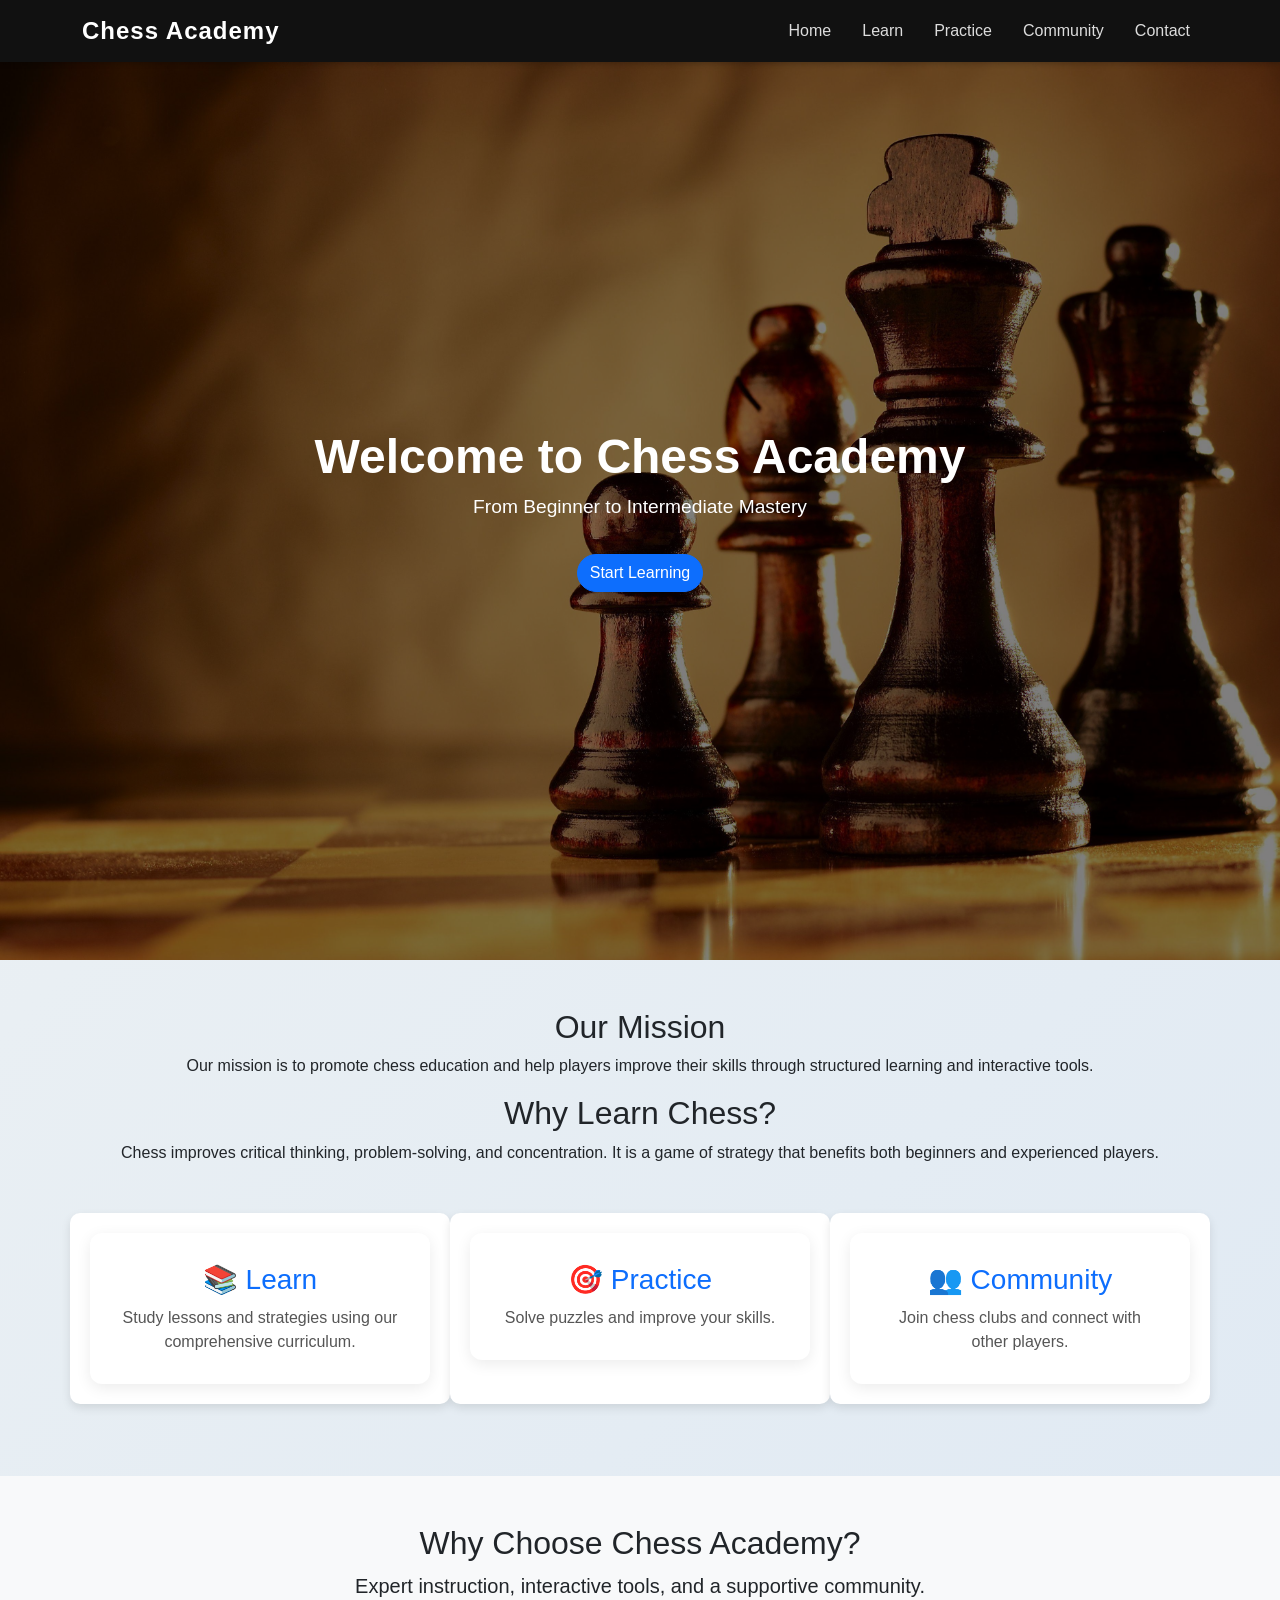
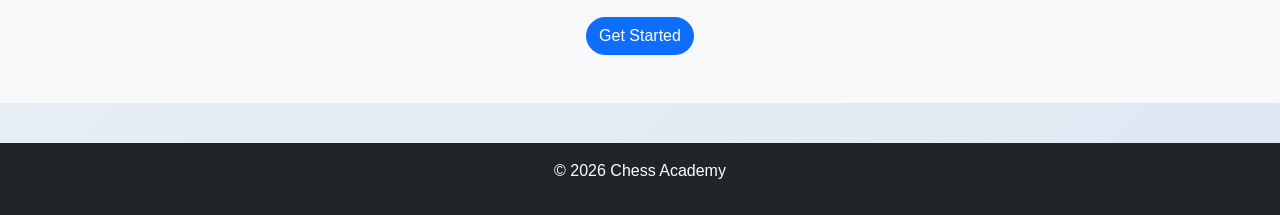
<file: index.html>
<!doctype html>
<html lang="en">
  <head>
    <meta charset="UTF-8" />
    <meta name="viewport" content="width=device-width, initial-scale=1.0" />
    <title>Chess Academy</title>

    <!-- Bootstrap CSS -->
    <link
      href="https://cdn.jsdelivr.net/npm/bootstrap@5.3.0/dist/css/bootstrap.min.css"
      rel="stylesheet"
    />
    <!-- Custom CSS -->
    <link rel="stylesheet" href="css/style.css" />
  </head>

  <body>

    <!-- NAVBAR -->
  <nav class="navbar navbar-expand-lg navbar-dark custom-navbar fixed-top">
  <div class="container">
    <a class="navbar-brand fw-bold" href="index.html">Chess Academy</a>

    <button
      class="navbar-toggler"
      type="button"
      data-bs-toggle="collapse"
      data-bs-target="#menu">
      <span class="navbar-toggler-icon"></span>
    </button>

    <div class="collapse navbar-collapse" id="menu">
      <ul class="navbar-nav ms-auto">
        <li class="nav-item"><a class="nav-link nav-hover" href="index.html">Home</a></li>
        <li class="nav-item"><a class="nav-link nav-hover" href="learn.html">Learn</a></li>
        <li class="nav-item"><a class="nav-link nav-hover" href="practice.html">Practice</a></li>
        <li class="nav-item"><a class="nav-link nav-hover" href="community.html">Community</a></li>
        <li class="nav-item"><a class="nav-link nav-hover" href="contact.html">Contact</a></li>
      </ul>
    </div>
  </div>
</nav>


    <!-- HERO -->
 <header class="hero-section d-flex align-items-center text-white text-center">
  <div class="container">
    <h1>Welcome to Chess Academy</h1>
    <p>From Beginner to Intermediate Mastery</p>
    <a href="learn.html" class="btn btn-primary mt-3">Start Learning</a>
  </div>
</header>

    <!-- MISSION & FEATURES -->
    <section class="container my-5 text-center">
      <h2>Our Mission</h2>
      <p>
        Our mission is to promote chess education and help players improve their
        skills through structured learning and interactive tools.
      </p>

      <h2>Why Learn Chess?</h2>
      <p>
        Chess improves critical thinking, problem-solving, and concentration. It
        is a game of strategy that benefits both beginners and experienced
        players.
      </p>
    </section>

    <section class="container my-5 text-center">
      <div class="row">
        <!-- LEARN -->
        <div class="col-md-4 mb-4">
          <a
            href="learn.html"
            class="feature-card text-decoration-none"
          >
            <div class="card-custom">
              <h3>📚 Learn</h3>
              <p>
                Study lessons and strategies using our comprehensive curriculum.
              </p>
            </div>
          </a>
        </div>

        <!-- PRACTICE -->
        <div class="col-md-4 mb-4">
          <a
            href="practice.html"
            class="feature-card text-decoration-none d-block"
          >
            <div class="card-custom">
              <h3>🎯 Practice</h3>

              <p>Solve puzzles and improve your skills.</p>
            </div>
          </a>
        </div>

        <!-- COMMUNITY -->
        <div class="col-md-4 mb-4">
          <a
            href="community.html"
            class="feature-card text-decoration-none d-block"
          >
            <div class="card-custom">
<h3>👥 Community</h3>
              <p>Join chess clubs and connect with other players.</p>
            </div>
          </a>
        </div>
      </div>
    </section>
    <section class="bg-light py-5">
      <div class="container text-center">
        <h2>Why Choose Chess Academy?</h2>
        <p class="lead">
          Expert instruction, interactive tools, and a supportive community.
        </p>
        <a href="learn.html" class="btn btn-primary">Get Started</a>
      </div>
    </section>
    <footer class="bg-dark text-white text-center p-3">
      <p>&copy; 2026 Chess Academy</p>
    </footer>
    <script src="https://cdn.jsdelivr.net/npm/bootstrap@5.3.0/dist/js/bootstrap.bundle.min.js"></script>
  </body>
</html>
</file>
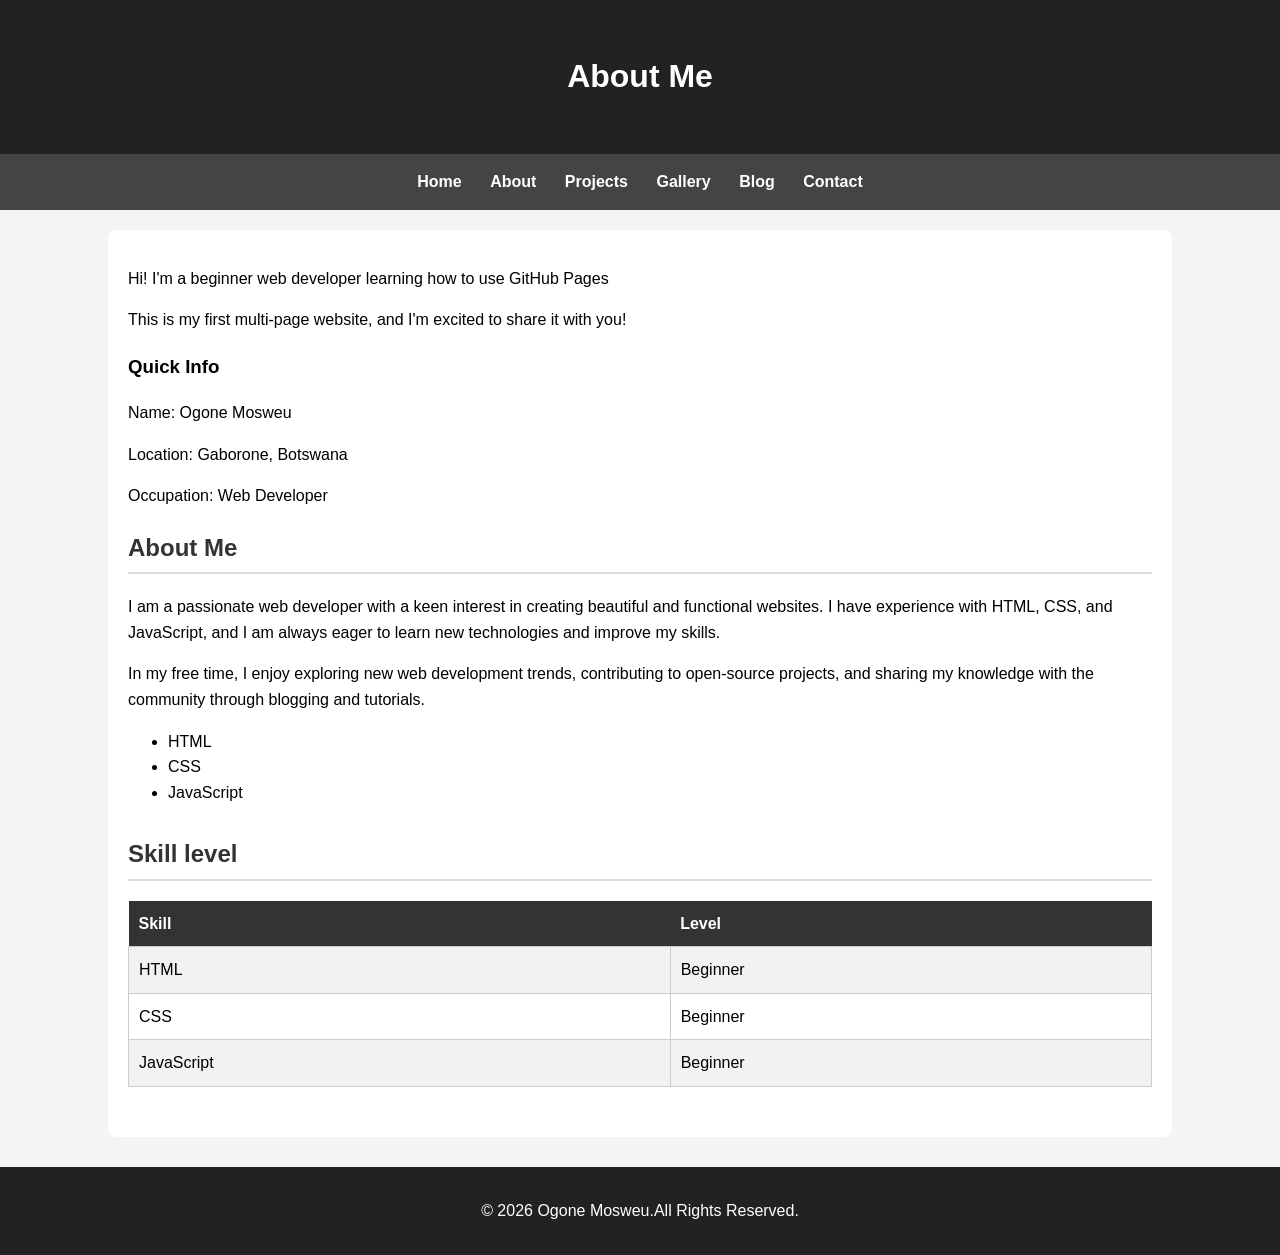
<file: about.html>
<!DOCTYPE html>
<html lang="en">
  <head>
    <meta charset="UTF-8">
    <meta name="viewport" content="width=device-width, Initial-scale=1.0">
    <title>About Me</title>
    <link rel="stylesheet" href="styles.css">
  </head>
  <body>
    <header>
      <h1>About Me</h1>
    </header>
     <nav>
        <a href="index.html">Home</a>
        <a href="about.html">About</a>
        <a href="projects.html">Projects</a>
        <a href="gallery.html">Gallery</a>
        <a href="blog.html">Blog</a>
        <a href="contact.html">Contact</a>
      </nav>
    <main>
      <p>Hi! I'm a beginner web developer learning how to use GitHub Pages</p>
      <p>This is my first multi-page website, and I'm excited to share it with you!</p>
      <section class="two-column-layout">
        <div class="sidebar">
          <h3>Quick Info</h3>
          <p>Name: Ogone Mosweu</p>
          <p>Location: Gaborone, Botswana</p>
          <p>Occupation: Web Developer</p>
        </div>
        <div class="content-area">
          <h2>About Me</h2>
          <p>I am a passionate web developer with a keen interest in creating beautiful and functional websites. I have experience with HTML, CSS, and JavaScript, and I am always eager to learn new technologies and improve my skills.</p>
          <p>In my free time, I enjoy exploring new web development trends, contributing to open-source projects, and sharing my knowledge with the community through blogging and tutorials.</p>
          <ul>
            <li>HTML</li>
            <li>CSS</li>
            <li>JavaScript</li>
          </ul>
      </section>
      <section>
        <h2>Skill level</h2>
        <table>      
        <tr>
        <th>Skill</th>
         <th>Level</th>
        </tr>
        <tr>
         <td>HTML</td>
         <td>Beginner</td>
         </tr>
         <tr>
         <td>CSS</td>
         <td>Beginner</td>
        </tr>
        <tr>
         <td>JavaScript</td>
         <td>Beginner</td>
        </tr>
        </table>
      </section>
    </main>

    <footer>
      <p>&copy; 2026 Ogone Mosweu.All Rights Reserved.</p>
    </footer>
  </body>
</html>
</file>
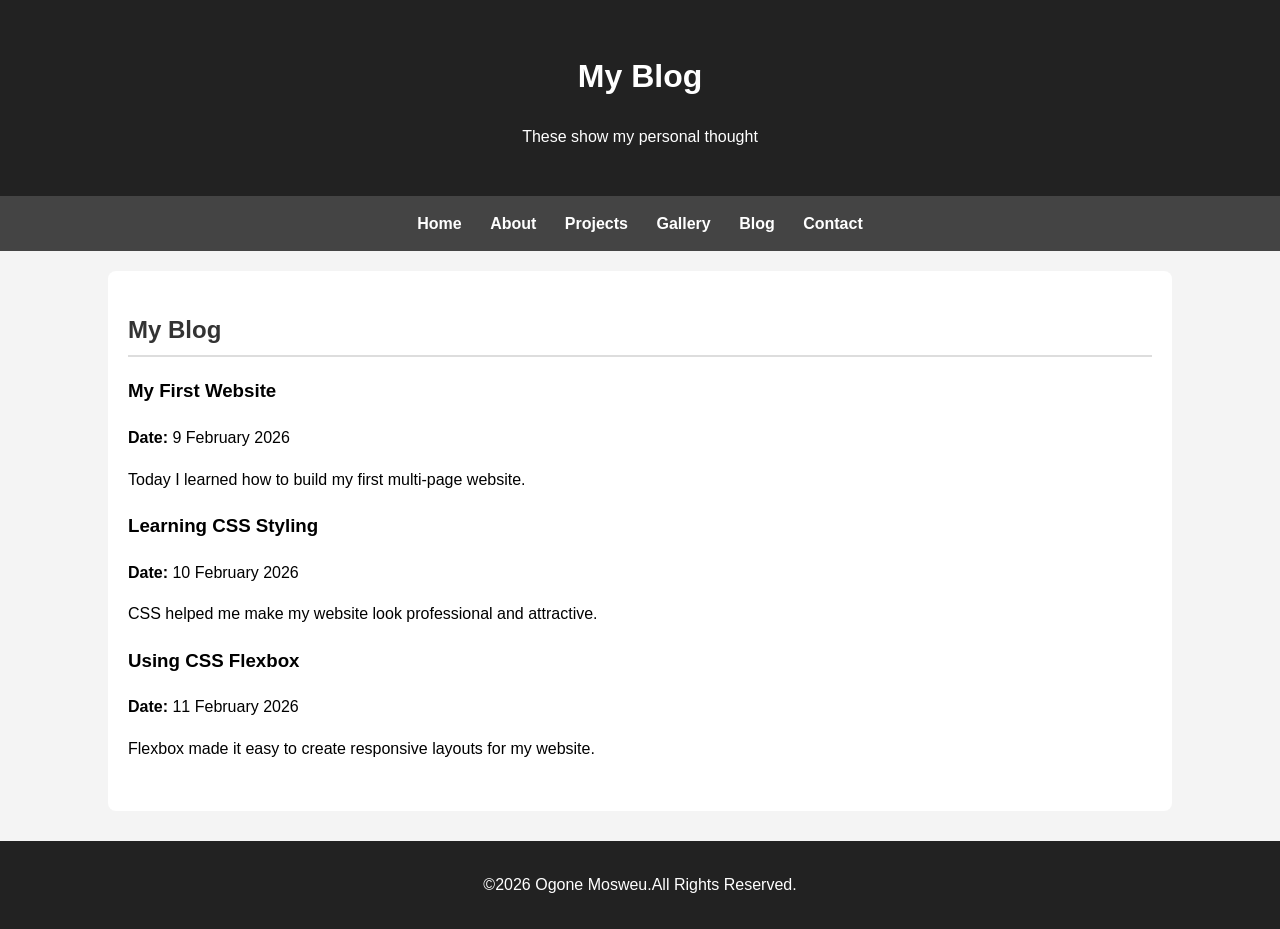
<file: blog.html>
<!DOCTYPE html>
<html lang="en">
  <head>
    <meta charset="UTF-8">
    <meta name="viewport" content="width=device-width, initial-scale=1.0">
    <title>Blog</title>
    <link rel="stylesheet" href="styles.css">
  </head>
<body>
  <header>
    <h1>My Blog</h1>
    <p>These show my personal thought</p>
  </header>
  <nav>
  <a href="index.html">Home</a>
  <a href="about.html">About</a>
  <a href="projects.html">Projects</a>
  <a href="gallery.html">Gallery</a>
  <a href="blog.html">Blog</a>
  <a href="contact.html">Contact</a>
  </nav>
  <main>
  <section>
  <h2>My Blog</h2>

  <div class="blog-grid">

  <article class="blog-post">
    <h3>My First Website</h3>
    <p><strong>Date:</strong> 9 February 2026</p>
    <p>Today I learned how to build my first multi-page website.</p>
  </article>

  <article class="blog-post">
    <h3>Learning CSS Styling</h3>
    <p><strong>Date:</strong> 10 February 2026</p>
    <p>CSS helped me make my website look professional and attractive.</p>
  </article>

  <article class="blog-post">
    <h3>Using CSS Flexbox</h3>
    <p><strong>Date:</strong> 11 February 2026</p>
    <p>Flexbox made it easy to create responsive layouts for my website.</p>
  </article>
  </div>
</section>
  </main>
<footer>
    <p>&copy;2026 Ogone Mosweu.All Rights Reserved.</p>
  </footer>
</body>
</html>
</file>
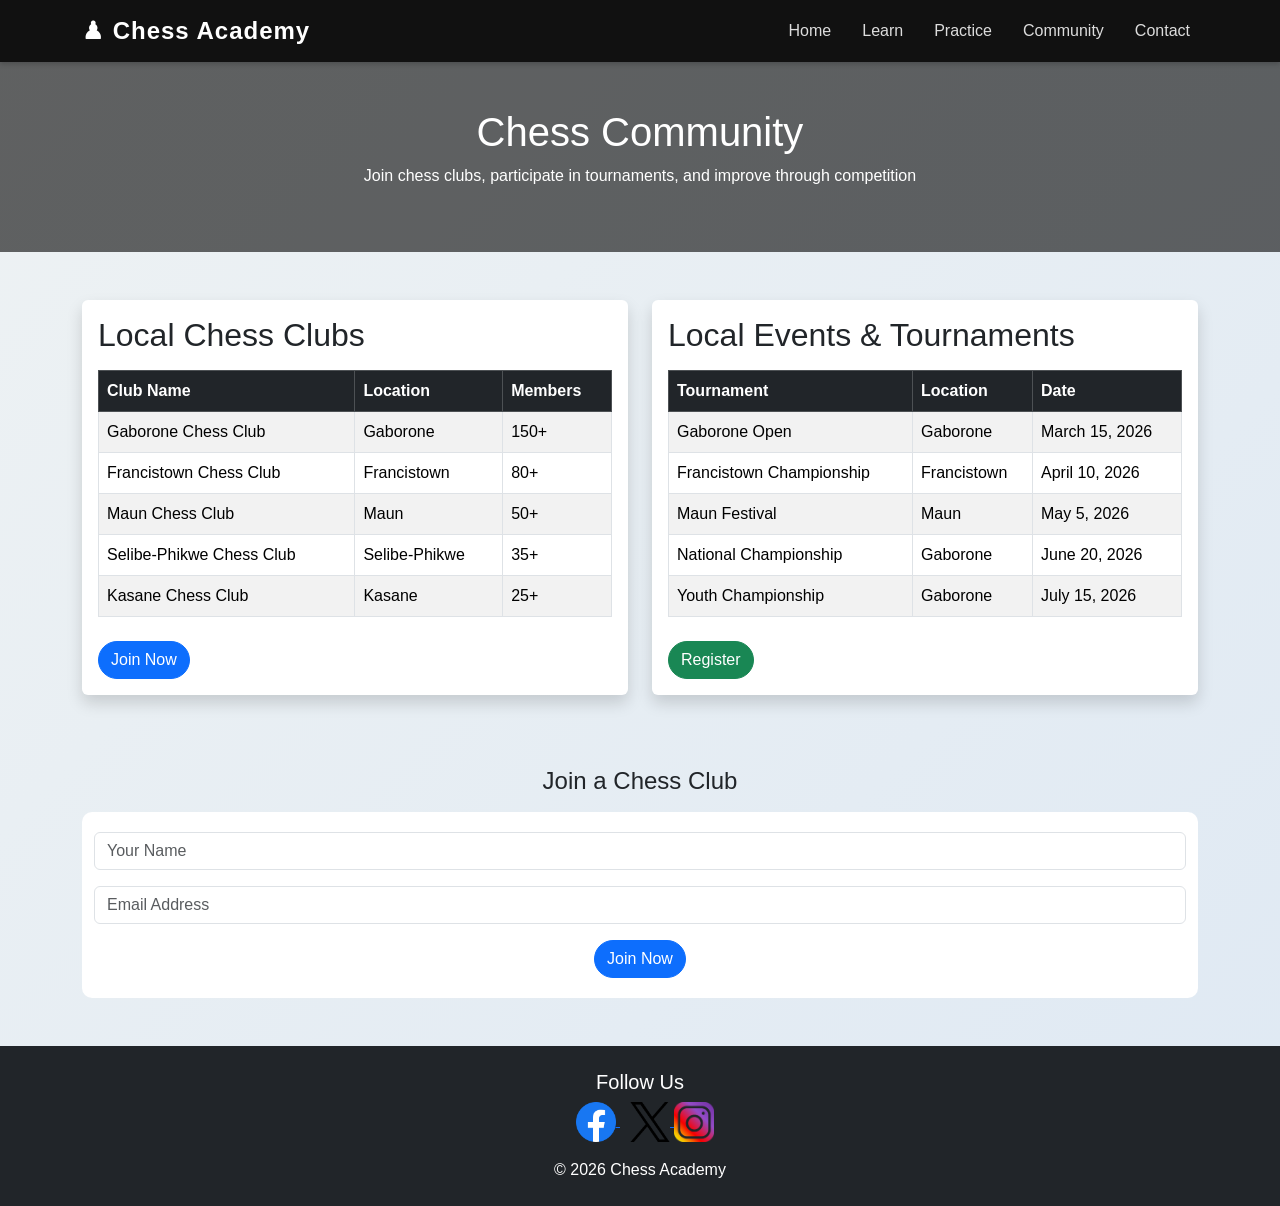
<file: community.html>
<!doctype html>
<html lang="en">
  <head>
    <meta charset="UTF-8" />
    <meta name="viewport" content="width=device-width, initial-scale=1.0" />
    <title>Community</title>

    <!-- Bootstrap -->
    <link
      href="https://cdn.jsdelivr.net/npm/bootstrap@5.3.0/dist/css/bootstrap.min.css"
      rel="stylesheet"
    />

    <!-- Custom CSS -->
    <link href="css/style.css" rel="stylesheet" />
  </head>

  <body>
    <!-- NAVBAR -->
    <nav class="navbar navbar-expand-lg navbar-dark custom-navbar fixed-top">
      <div class="container">
        <a class="navbar-brand fw-bold" href="index.html">♟ Chess Academy</a>

        <button
          class="navbar-toggler"
          type="button"
          data-bs-toggle="collapse"
          data-bs-target="#menu"
        >
          <span class="navbar-toggler-icon"></span>
        </button>

        <div class="collapse navbar-collapse" id="menu">
          <ul class="navbar-nav ms-auto">
            <li class="nav-item">
              <a class="nav-link nav-hover" href="index.html">Home</a>
            </li>
            <li class="nav-item">
              <a class="nav-link nav-hover" href="learn.html">Learn</a>
            </li>
            <li class="nav-item">
              <a class="nav-link nav-hover" href="practice.html">Practice</a>
            </li>
            <li class="nav-item">
              <a class="nav-link nav-hover" href="community.html">Community</a>
            </li>
            <li class="nav-item">
              <a class="nav-link nav-hover" href="contact.html">Contact</a>
            </li>
          </ul>
        </div>
      </div>
    </nav>

    <!-- HEADER -->
    <header class="text-center py-5 mt-0">
      <div class="container">
        <h1>Chess Community</h1>
        <p>
          Join chess clubs, participate in tournaments, and improve through
          competition
        </p>
      </div>
    </header>

    <!-- MAIN CONTENT -->
    <div class="container my-5">
      <div class="row">
        <!-- CLUBS -->
        <div class="col-lg-6 mb-4">
          <div class="p-3 bg-white shadow rounded">
            <h2>Local Chess Clubs</h2>

            <table class="table table-striped table-bordered mt-3">
              <thead class="table-dark">
                <tr>
                  <th>Club Name</th>
                  <th>Location</th>
                  <th>Members</th>
                </tr>
              </thead>
              <tbody>
                <tr>
                  <td>Gaborone Chess Club</td>
                  <td>Gaborone</td>
                  <td>150+</td>
                </tr>
                <tr>
                  <td>Francistown Chess Club</td>
                  <td>Francistown</td>
                  <td>80+</td>
                </tr>
                <tr>
                  <td>Maun Chess Club</td>
                  <td>Maun</td>
                  <td>50+</td>
                </tr>
                <tr>
                  <td>Selibe-Phikwe Chess Club</td>
                  <td>Selibe-Phikwe</td>
                  <td>35+</td>
                </tr>
                <tr>
                  <td>Kasane Chess Club</td>
                  <td>Kasane</td>
                  <td>25+</td>
                </tr>
              </tbody>
            </table>

            <button class="btn btn-primary mt-2">Join Now</button>
          </div>
        </div>

        <!-- EVENTS -->
        <div class="col-lg-6 mb-4">
          <div class="p-3 bg-white shadow rounded">
            <h2>Local Events & Tournaments</h2>

            <table class="table table-striped table-bordered mt-3">
              <thead class="table-dark">
                <tr>
                  <th>Tournament</th>
                  <th>Location</th>
                  <th>Date</th>
                </tr>
              </thead>
              <tbody>
                <tr>
                  <td>Gaborone Open</td>
                  <td>Gaborone</td>
                  <td>March 15, 2026</td>
                </tr>
                <tr>
                  <td>Francistown Championship</td>
                  <td>Francistown</td>
                  <td>April 10, 2026</td>
                </tr>
                <tr>
                  <td>Maun Festival</td>
                  <td>Maun</td>
                  <td>May 5, 2026</td>
                </tr>
                <tr>
                  <td>National Championship</td>
                  <td>Gaborone</td>
                  <td>June 20, 2026</td>
                </tr>
                <tr>
                  <td>Youth Championship</td>
                  <td>Gaborone</td>
                  <td>July 15, 2026</td>
                </tr>
              </tbody>
            </table>

            <button class="btn btn-success mt-2">Register</button>
          </div>
        </div>
        
      </div>
      <h4 class="mt-5 text-center">Join a Chess Club</h4>

<form class="container mt-3" onsubmit="joinClub(event)">
    
    <div class="mb-3">
        <input type="text" class="form-control" placeholder="Your Name" required>
    </div>

    <div class="mb-3">
        <input type="email" class="form-control" placeholder="Email Address" required>
    </div>

    <div class="text-center">
        <button type="submit" class="btn btn-primary">
            Join Now
        </button>
    </div>

</form>

<p id="joinMessage" class="text-center mt-3"></p>
    </div>
    <footer class="bg-dark text-white text-center p-4 mt-5">
      <h5>Follow Us</h5>

      <!-- Social Media Icons -->
      <a href="https://facebook.com" target="_blank" style="padding: 0 10px">
        <img src="images/facebook.png" alt="Facebook" width="40" />
      </a>
      <a href="https://twitter.com" target="_blank">
        <img src="images/twitter.png" alt="Twitter" width="40" />
      </a>

      <a href="https://instagram.com" target="_blank">
        <img src="images/instagram.png" alt="Instagram" width="40" />
      </a>

      <!-- Footer text -->
      <p class="mt-3 mb-0">&copy; 2026 Chess Academy</p>
    </footer>
    <!-- Bootstrap JS -->
    <script src="https://cdn.jsdelivr.net/npm/bootstrap@5.3.0/dist/js/bootstrap.bundle.min.js"></script>
  </body>
</html>
</file>
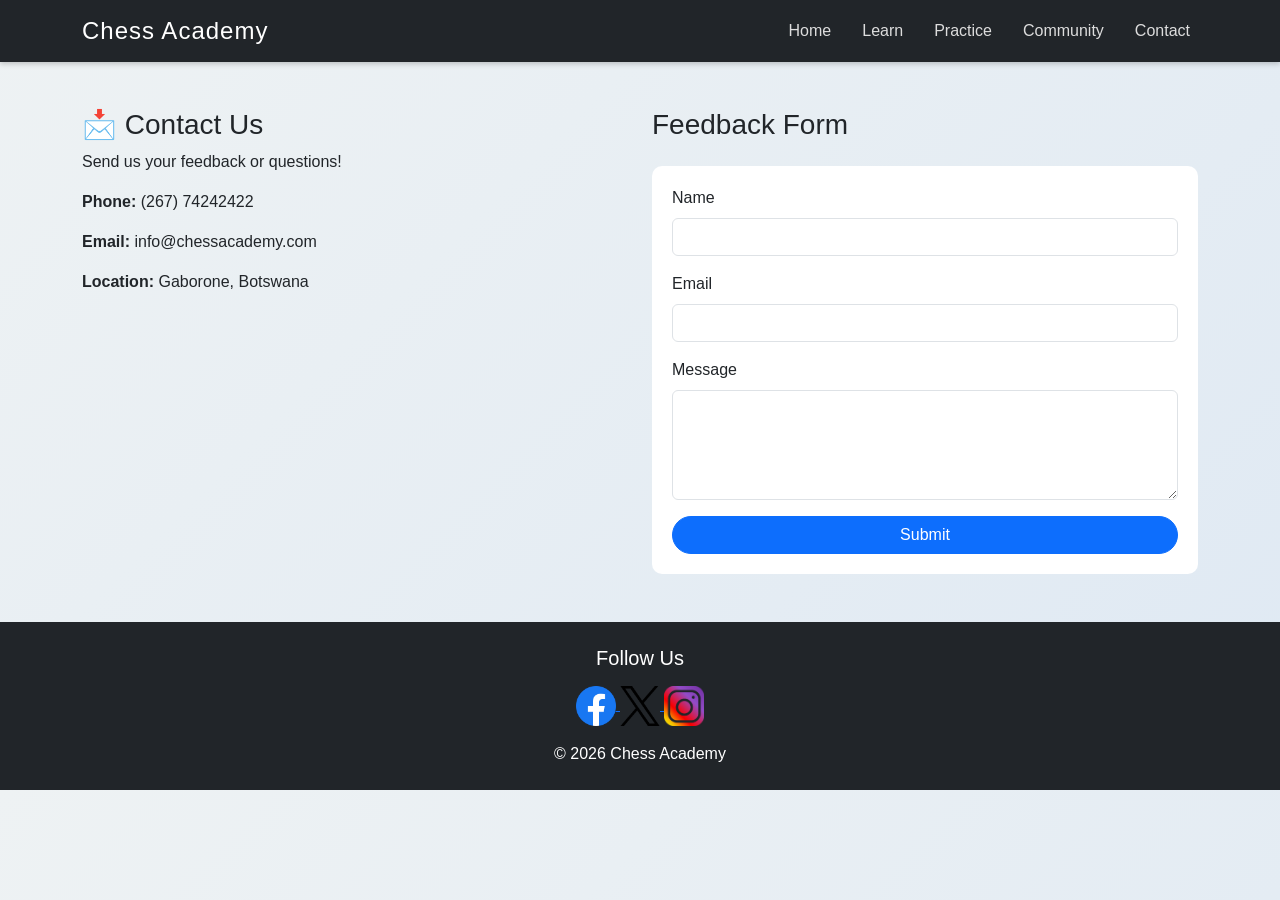
<file: contact.html>
<!DOCTYPE html>
<html lang="en">

<head>
    <meta charset="UTF-8">
    <meta name="viewport" content="width=device-width, initial-scale=1.0">
    <title>Contact</title>
    <link href="https://cdn.jsdelivr.net/npm/bootstrap@5.3.0/dist/css/bootstrap.min.css" rel="stylesheet">
    <link rel="stylesheet" href="css/style.css">
</head>

<body>

    <!-- NAVBAR -->

    <nav class="navbar navbar-expand-lg navbar-dark bg-dark fixed-top">
        <div class="container">
            <a class="navbar-brand" href="index.html">Chess Academy</a>

            <button class="navbar-toggler" type="button" data-bs-toggle="collapse" data-bs-target="#menu">
                <span class="navbar-toggler-icon"></span>
            </button>

            <div class="collapse navbar-collapse" id="menu">
                <ul class="navbar-nav ms-auto">
                    <li class="nav-item"><a class="nav-link" href="index.html">Home</a></li>
                    <li class="nav-item"><a class="nav-link" href="learn.html">Learn</a></li>
                    <li class="nav-item"><a class="nav-link" href="practice.html">Practice</a></li>
                    <li class="nav-item"><a class="nav-link" href="community.html">Community</a></li>
                    <li class="nav-item"><a class="nav-link" href="contact.html">Contact</a></li>
                </ul>
            </div>
        </div>
    </nav>

<section class="container my-5">

    <div class="row">

        <!--  CONTACT INFO (LEFT SIDE) -->
        <div class="col-md-6 mb-4">

            <h3>📩 Contact Us</h3>

            <p>Send us your feedback or questions!</p>

            <p><strong>Phone:</strong> (267) 74242422</p>
            <p><strong>Email:</strong> info@chessacademy.com</p>
            <p><strong>Location:</strong> Gaborone, Botswana</p>

        </div>

        <!-- FEEDBACK FORM (RIGHT SIDE) -->
        <div class="col-md-6">

            <h3 class="mb-4">Feedback Form</h3>

            <form onsubmit="alert('Form submitted!'); return false;">

                <div class="mb-3">
                    <label class="form-label">Name</label>
                    <input type="text" class="form-control" required>
                </div>

                <div class="mb-3">
                    <label class="form-label">Email</label>
                    <input type="email" class="form-control" required>
                </div>

                <div class="mb-3">
                    <label class="form-label">Message</label>
                    <textarea class="form-control" rows="4" required></textarea>
                </div>

                <button class="btn btn-primary w-100">Submit</button>

            </form>

        </div>

    </div>

</section>
<script src="https://cdn.jsdelivr.net/npm/bootstrap@5.3.0/dist/js/bootstrap.bundle.min.js">
</script>
<footer class="bg-dark text-white text-center p-4 mt-5">

    <div class="container">

        <h5 class="mb-3">Follow Us</h5>

        <!-- Social Media Icons -->
        <a href="https://facebook.com" target="_blank">
            <img src="images/facebook.png" alt="Facebook" width="40">
        </a>

        <a href="https://twitter.com" target="_blank">
            <img src="images/twitter.png" alt="Twitter" width="40">
        </a>

        <a href="https://instagram.com" target="_blank">
            <img src="images/instagram.png" alt="Instagram" width="40">
        </a>

        <!-- Footer text -->
        <p class="mt-3 mb-0">&copy; 2026 Chess Academy</p>

    </div>

</footer>
</body>

</html>
</file>
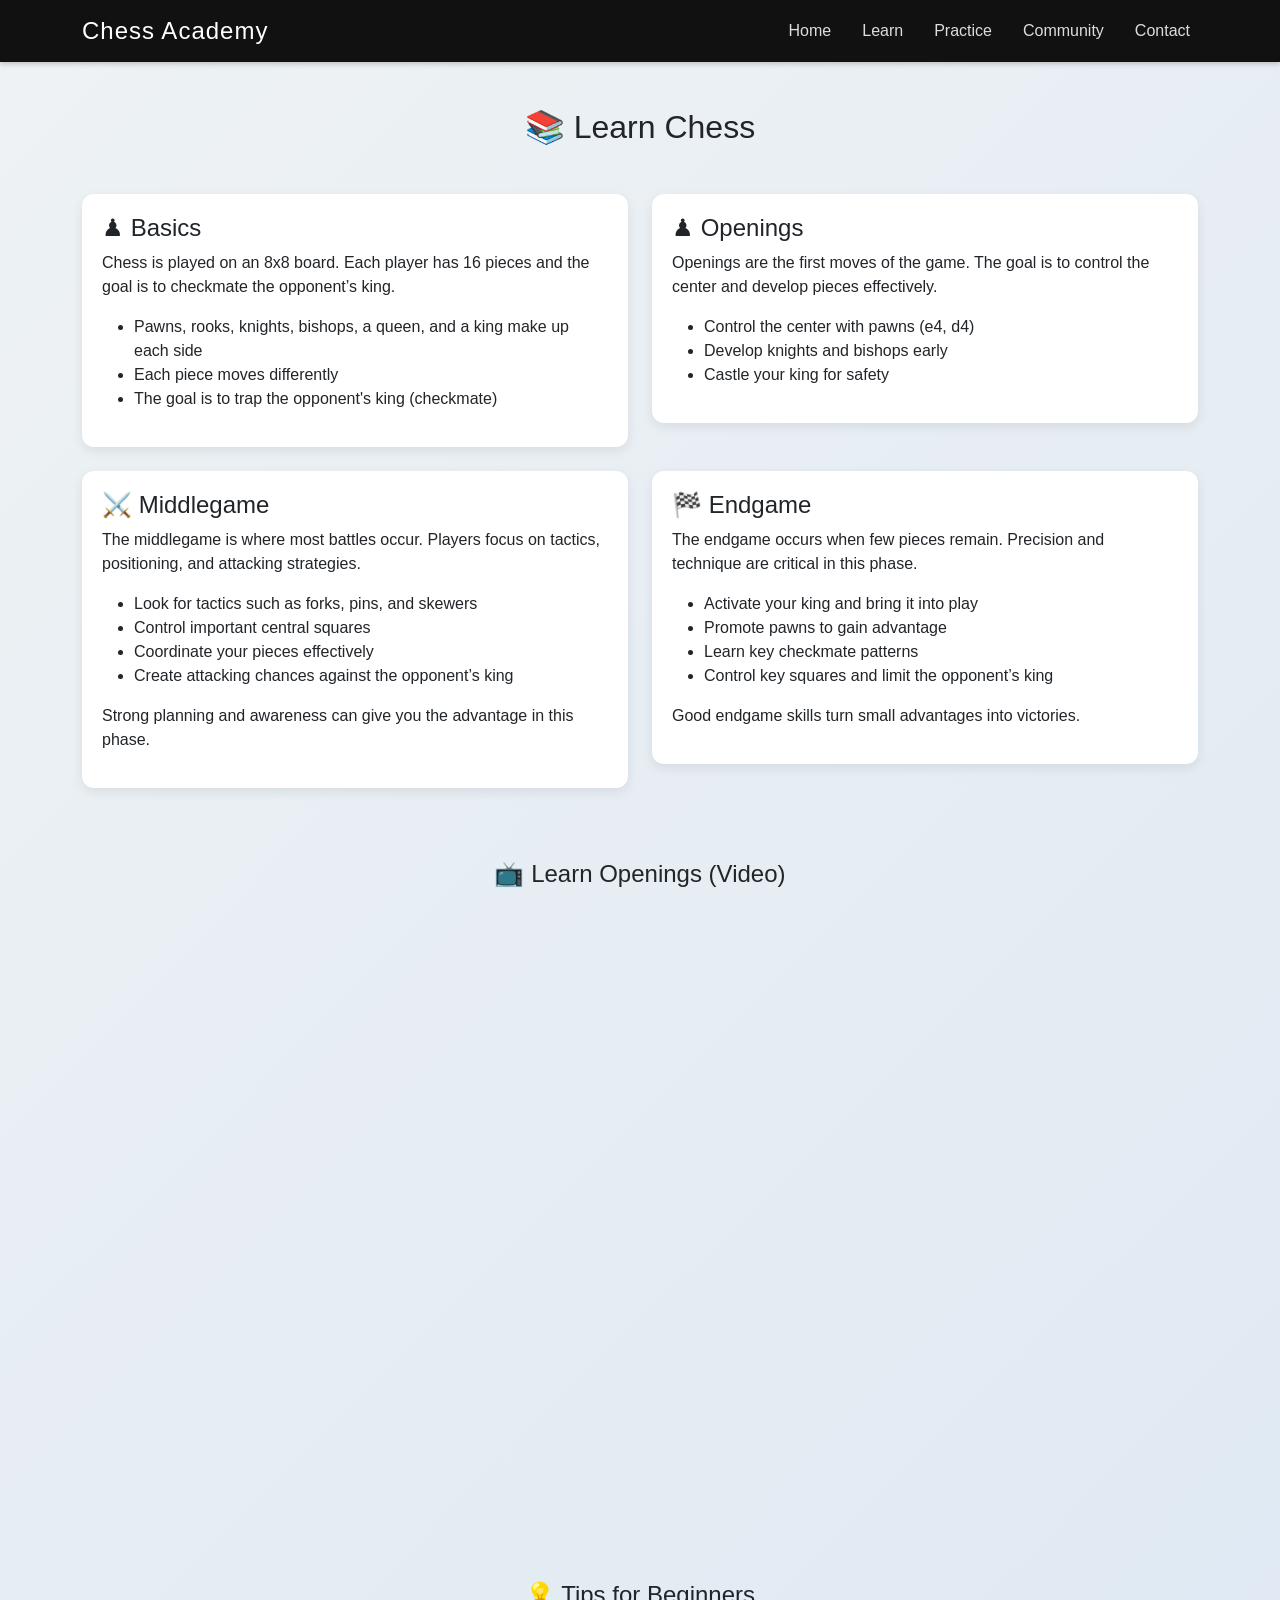
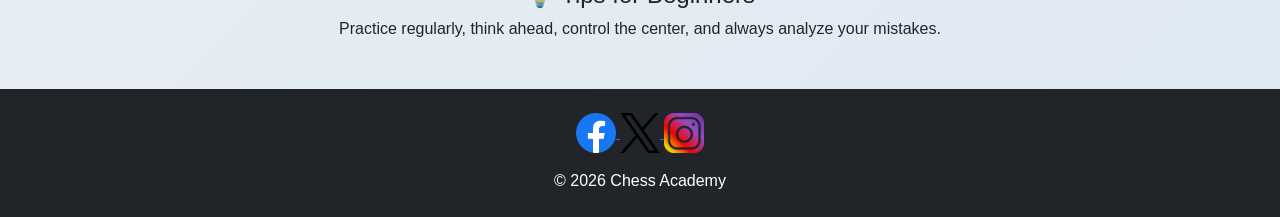
<file: learn.html>
<!doctype html>
<html lang="en">
  <head>
    <meta charset="UTF-8" />
    <meta name="viewport" content="width=device-width, initial-scale=1.0" />
    <title>Learn Chess</title>
    <link
      href="https://cdn.jsdelivr.net/npm/bootstrap@5.3.0/dist/css/bootstrap.min.css"
      rel="stylesheet"
    />
    <link href="css/style.css" rel="stylesheet" />
  </head>

  <body>
    <!-- NAVBAR -->
    <nav class="navbar navbar-expand-lg navbar-dark custom-navbar fixed-top">
      <div class="container">
        <a class="navbar-brand" href="index.html">Chess Academy</a>

        <button
          class="navbar-toggler"
          type="button"
          data-bs-toggle="collapse"
          data-bs-target="#menu"
        >
          <span class="navbar-toggler-icon"></span>
        </button>

        <div class="collapse navbar-collapse" id="menu">
          <ul class="navbar-nav ms-auto">
            <li class="nav-item">
              <a class="nav-link" href="index.html">Home</a>
            </li>
            <li class="nav-item">
              <a class="nav-link" href="learn.html">Learn</a>
            </li>
            <li class="nav-item">
              <a class="nav-link" href="practice.html">Practice</a>
            </li>
            <li class="nav-item">
              <a class="nav-link" href="community.html">Community</a>
            </li>
            <li class="nav-item">
              <a class="nav-link" href="contact.html">Contact</a>
            </li>
          </ul>
        </div>
      </div>
    </nav>

    <section class="container my-5">
      <h2 class="text-center mb-5">📚 Learn Chess</h2>

      <div class="row">
        <!-- BASICS -->
        <div class="col-md-6 mb-4">
          <div class="lesson-card">
            <h4>♟ Basics</h4>
            <p>
              Chess is played on an 8x8 board. Each player has 16 pieces and the
              goal is to checkmate the opponent’s king.
            </p>
            <ul>
              <li>
                Pawns, rooks, knights, bishops, a queen, and a king make up each
                side
              </li>
              <li>Each piece moves differently</li>
              <li>The goal is to trap the opponent's king (checkmate)</li>
            </ul>
          </div>
        </div>

        <!-- OPENINGS -->
        <div class="col-md-6 mb-4">
          <div class="lesson-card">
            <h4>♟ Openings</h4>
            <p>
              Openings are the first moves of the game. The goal is to control
              the center and develop pieces effectively.
            </p>
            <ul>
              <li>Control the center with pawns (e4, d4)</li>
              <li>Develop knights and bishops early</li>
              <li>Castle your king for safety</li>
            </ul>
          </div>
        </div>

        <!-- MIDDLEGAME (UPGRADED) -->
        <div class="col-md-6 mb-4">
          <div class="lesson-card">
            <h4>⚔️ Middlegame</h4>
            <p>
              The middlegame is where most battles occur. Players focus on
              tactics, positioning, and attacking strategies.
            </p>
            <ul>
              <li>Look for tactics such as forks, pins, and skewers</li>
              <li>Control important central squares</li>
              <li>Coordinate your pieces effectively</li>
              <li>Create attacking chances against the opponent’s king</li>
            </ul>
            <p>
              Strong planning and awareness can give you the advantage in this
              phase.
            </p>
          </div>
        </div>

        <!-- ENDGAME (UPGRADED) -->
        <div class="col-md-6 mb-4">
          <div class="lesson-card">
            <h4>🏁 Endgame</h4>
            <p>
              The endgame occurs when few pieces remain. Precision and technique
              are critical in this phase.
            </p>
            <ul>
              <li>Activate your king and bring it into play</li>
              <li>Promote pawns to gain advantage</li>
              <li>Learn key checkmate patterns</li>
              <li>Control key squares and limit the opponent’s king</li>
            </ul>
            <p>Good endgame skills turn small advantages into victories.</p>
          </div>
        </div>
      </div>

      <!-- VIDEO SECTION -->
      <div class="mt-5">
        <h4 class="text-center mb-3">📺 Learn Openings (Video)</h4>
        <div class="ratio ratio-16x9">
          <iframe
            width="560"
            height="315"
            src="https://www.youtube.com/embed/Hn3bHXi1ssE?si=IyfCCxB5O7tjb4BZ"
            title="YouTube video player"
            frameborder="0"
            allow="
              accelerometer;
              autoplay;
              clipboard-write;
              encrypted-media;
              gyroscope;
              picture-in-picture;
              web-share;
            "
            referrerpolicy="strict-origin-when-cross-origin"
            allowfullscreen
          ></iframe>
        </div>
      </div>

      <!-- TIPS -->
      <div class="mt-5 text-center">
        <h4>💡 Tips for Beginners</h4>
        <p>
          Practice regularly, think ahead, control the center, and always
          analyze your mistakes.
        </p>
      </div>
    </section>
    <footer class="bg-dark text-white text-center p-4 mt-5">
      <div class="container">
        <!-- Social Media Icons -->
        <a href="https://facebook.com" target="_blank">
          <img src="images/facebook.png" alt="Facebook" width="40" />
        </a>

        <a href="https://twitter.com" target="_blank">
          <img src="images/twitter.png" alt="Twitter" width="40" />
        </a>

        <a href="https://instagram.com" target="_blank">
          <img src="images/instagram.png" alt="Instagram" width="40" />
        </a>
        <!-- Footer text -->
        <p class="mt-3 mb-0">&copy; 2026 Chess Academy</p>
      </div>
    </footer>
    <script src="https://cdn.jsdelivr.net/npm/bootstrap@5.3.0/dist/js/bootstrap.bundle.min.js"></script>
  </body>
</html>
</file>
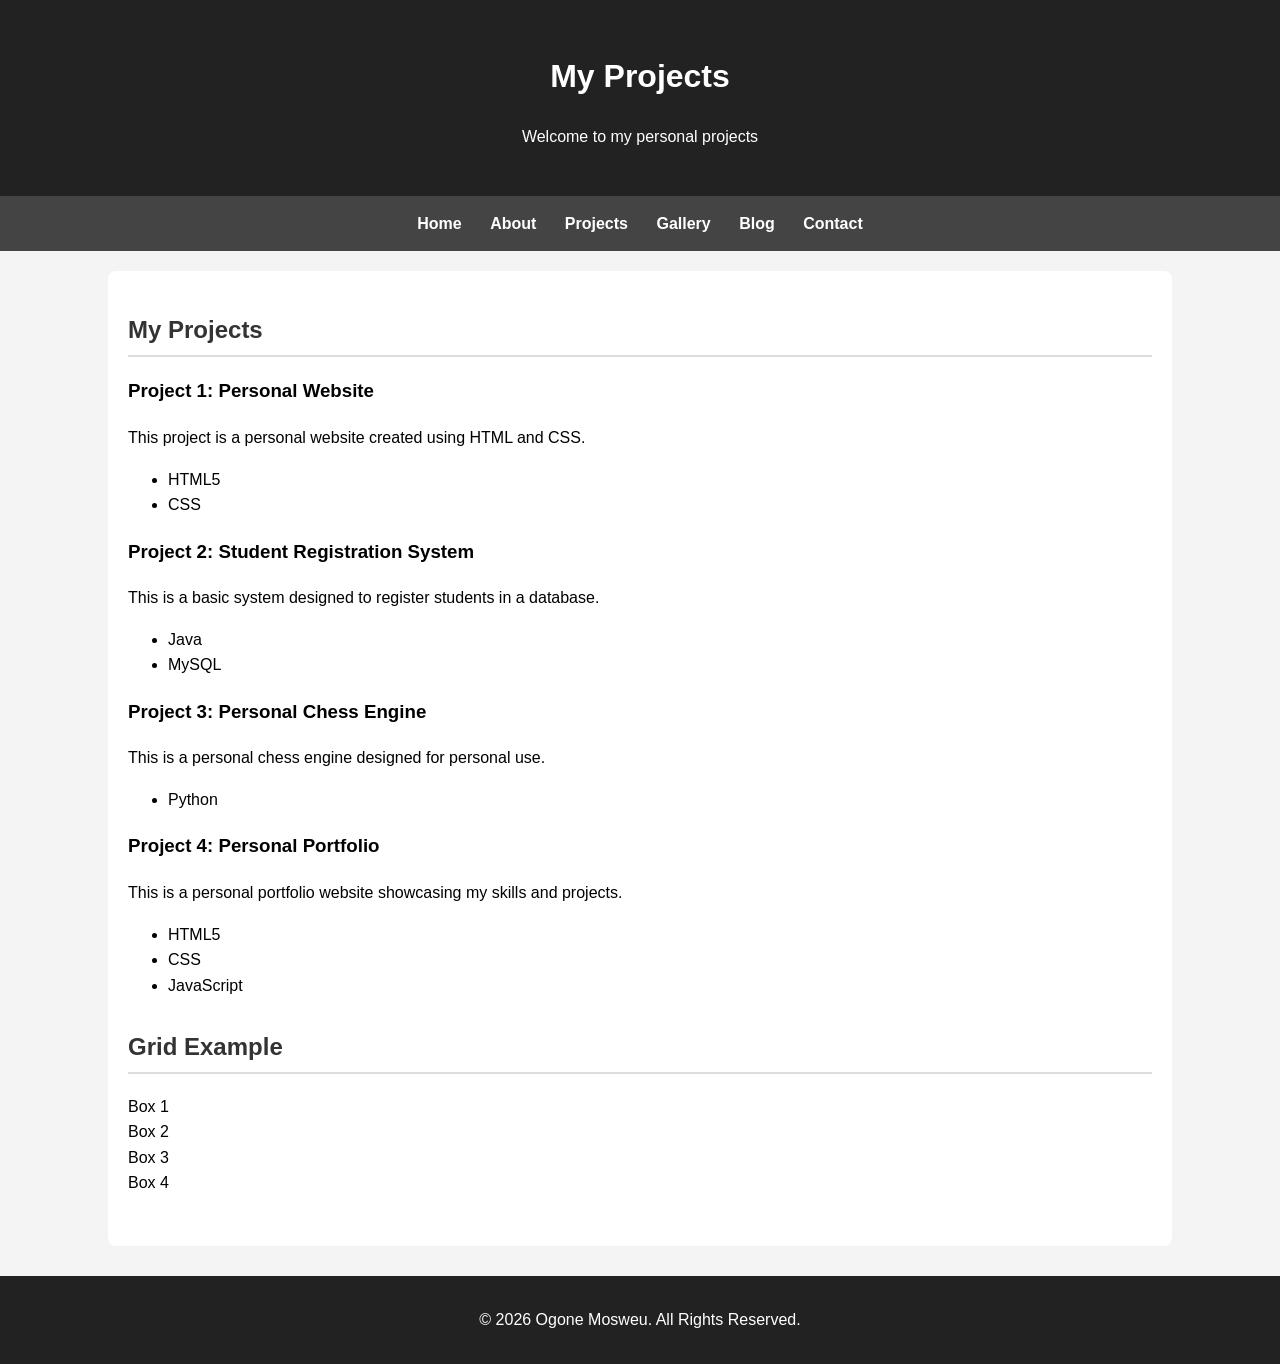
<file: projects.html>
<!DOCTYPE html>
<html lang="en">
  <head>
    <meta charset="UTF-8">
    <meta name="viewport" content="width=device-width, Initial-scale=1.0">
    <title>Projects</title>
    <link rel="stylesheet" href="styles.css">
  </head>
  <body>
  <header>
    <h1>My Projects</h1>
    <p>Welcome to my personal projects</p>
  </header>
  <nav>
    <a href="index.html">Home</a>
    <a href="about.html">About</a>
    <a href="projects.html">Projects</a>
    <a href="gallery.html">Gallery</a>
    <a href="blog.html">Blog</a>
    <a href="contact.html">Contact</a>
  </nav>
  <main>
    <section>
      <h2>My Projects</h2>
      <div class="projects-grid">
        <div class="project-card">
          <h3>Project 1: Personal Website</h3>
          <p>This project is a personal website created using HTML and CSS.</p>
          <ul>
            <li>HTML5</li>
            <li>CSS</li>
          </ul>
        </div>
       <div class="project-card">
          <h3>Project 2: Student Registration System</h3>
          <p>This is a basic system designed to register students in a database.</p>
          <ul>
            <li>Java</li>
            <li>MySQL</li>
          </ul>
        </div>
        <div class="project-card">
          <h3>Project 3: Personal Chess Engine</h3>
          <p>This is a personal chess engine designed for personal use.</p>
          <ul>
            <li>Python</li>
          </ul>
        </div>
        <div class="project-card">
          <h3>Project 4: Personal Portfolio</h3>
          <p>This is a personal portfolio website showcasing my skills and projects.</p>
          <ul>
            <li>HTML5</li>
            <li>CSS</li>
            <li>JavaScript</li>
          </ul>
       </div> 
      </div>
      </section>
      <section>
      <h2>Grid Example</h2>
      <div class="grid-example">
        <div class="box">Box 1</div>
        <div class="box">Box 2</div>
        <div class="box">Box 3</div>
        <div class="box">Box 4</div>
      </div>
    </section>
  </main>
  <footer>
    <p>&copy; 2026 Ogone Mosweu. All Rights Reserved.</p>
  </footer>

</body>
</html>
</file>
<file: css/style.css>
/* General */
body {
    font-family: Arial, sans-serif;
    background: linear-gradient(135deg, #eef2f3, #dfe9f3);
    padding-top: 60px;
}

/* Navbar */
.navbar {
    box-shadow: 0 2px 5px rgba(0, 0, 0, 0.2);
}

/* Hero section */
.hero-section {
    background-image: url('../images/chess.jpg');
    background-size: cover;
    background-position: center;
    background-repeat: no-repeat;
    
    height: 100vh; /* full screen */
    position: relative;
}
.hero-section::before {
    content: "";
    position: absolute;
    top: 0;
    left: 0;
    width: 100%;
    height: 100%;
    background: rgba(0, 0, 0, 0.5); /* dark overlay */
}

.hero-section .container {
    position: relative;
    z-index: 1;
}
.hero-section h1 {
    font-size: 3rem;
    font-weight: bold;
}

.hero-section p {
    font-size: 1.2rem;
}
header {
    background: linear-gradient(rgba(0,0,0,0.6), rgba(0,0,0,0.6)), no-repeat center center;
    background-size: cover;
    background-position: center;
    color: white;
}

/* Buttons */
.btn {
    border-radius: 25px;
}

/* Feature cards */
.col-md-4 {
    background: white;
    padding: 20px;
    margin-bottom: 15px;
    border-radius: 10px;
    box-shadow: 0 4px 10px rgba(0,0,0,0.1);
}
.card{
    transition: 0.3s;
    cursor: pointer;
}
.feature-card .p-4 {
    border: none;
    box-shadow: 0 4px 10px rgba(0,0,0,0.1);
}
.feature-card .p-4:hover {
    transform: translateY(-5px);
    background-color: #f1f1f1;
}

/* Chessboard */
.chessboard {
    width: 400px;
    margin: 20px auto;
}

/* Tables */
table {
    background: white;
}

/* Form */
form {
    background: white;
    padding: 20px;
    border-radius: 10px;
}

/* Footer */
footer {
    margin-top: 40px;
    padding: 20px 0;
}

/* Responsive */
@media (max-width: 768px) {
    header h1 {
        font-size: 2rem;
    }
}
/* New styles for interactive elements */
a .p-4 {
    transition: 0.3s;
    cursor: pointer;
}

a .p-4:hover {
    transform: translateY(-5px);
    background-color: #f1f1f1;
}
/* Normal move highlight */
.highlight-move {
    background-color: rgba(0, 123, 255, 0.3) !important;
}

/* Capture highlight */
.highlight-capture {
    background-color: rgba(220, 53, 69, 0.4) !important;
}

/* Selected square */
.highlight-selected {
    background-color: rgba(40, 167, 69, 0.4) !important;
}

/* Card styling */
.card-custom {
    padding: 30px;
    background-color: #ffffff;
    border-radius: 12px;
    box-shadow: 0 4px 15px rgba(0, 0, 0, 0.08);
    transition: all 0.3s ease;
    text-align: center;
}

/* Hover effect */
.feature-card:hover .card-custom {
    transform: translateY(-8px);
    box-shadow: 0 8px 25px rgba(0, 0, 0, 0.15);
}

/* Text styling */
.card-custom h3 {
    color: #0d6efd; /* Bootstrap blue */
    margin-bottom: 10px;
}

.card-custom p {
    color: #555;
    margin: 0;
}

/* Ensure clickable area */
.feature-card {
    display: block;
}

/* New styles for navbar */
/* Navbar background */
.custom-navbar {
    background-color: #111; /* darker, more premium */
    transition: 0.3s;
}

/* Brand styling */
.navbar-brand {
    font-size: 1.5rem;
    letter-spacing: 1px;
}

/* Nav links */
.nav-link {
    color: #ddd !important;
    margin-left: 15px;
    position: relative;
    transition: 0.3s;
}

/* Hover underline animation */
.nav-link::after {
    content: "";
    position: absolute;
    left: 0;
    bottom: -5px;
    width: 0%;
    height: 2px;
    background-color: #0d6efd;
    transition: width 0.3s ease;
}

.nav-link:hover::after {
    width: 100%;
}

/* Hover color */
.nav-link:hover {
    color: #fff !important;
}
.lesson-card {
    padding: 20px;
    background: #ffffff;
    border-radius: 12px;
    box-shadow: 0 4px 12px rgba(0, 0, 0, 0.08);
    transition: 0.3s;
}

.lesson-card:hover {
    transform: translateY(-5px);
    box-shadow: 0 8px 20px rgba(0, 0, 0, 0.15);
}
</file>
<file: styles.css>
body {
  font-family: Arial, sans-serif;
  background-color: #f4f4f4;
  margin: 0;
  padding: 0;
  line-height: 1.6;
}

header {
  background-color: #222;
  color: white;
  text-align: center;
  padding: 30px;
}

nav {
  background-color: #444;
  text-align: center;
  padding: 15px;
}

nav a {
  color: white;
  text-decoration: none;
  margin: 0 12px;
  font-weight: bold;
}

nav a:hover {
  color: yellow;
  text-decoration: underline;
}

main {
  width: 80%;
  margin: auto;
  background: white;
  padding: 20px;
  margin-top: 20px;
  border-radius: 8px;
}

section {
  margin-bottom: 30px;
}

h2 {
  color: #333;
  border-bottom: 2px solid #ddd;
  padding-bottom: 5px;
}

footer {
  background-color: #222;
  color: white;
  text-align: center;
  padding: 15px;
  margin-top: 30px;
}

img {
  border-radius: 10px;
  max-width: 100%;
  height: auto;
  display: block;
  margin: 15px auto;
}
 table {
  width: 100%;
  border-collapse: collapse;
  margin-top: 15px;
 }
 table th {
  background-color: #333;
  color: white;
  padding: 10px;
  text-align: left;
 }
  table td {
    border: 1px solid #ccc;
    padding: 10px;
  }
  table tr:nth-child(even) {
    background-color: #f2f2f2;
  }

  form {
    margin-top: 20px;
  }
  input, textarea {
    width: 100%;
    padding: 10px;
    margin-top: 8px;
    border: 1px solid #ccc;
    border-radius: 5px;
  }
  button {
    background-color: #333;
    color: white;
    padding: 12px;
    border: none;
    border-radius: 5px;
    cursor: pointer;
    margin-top: 10px;
  }
  button:hover {
    background-color: green;
  }
</file>
